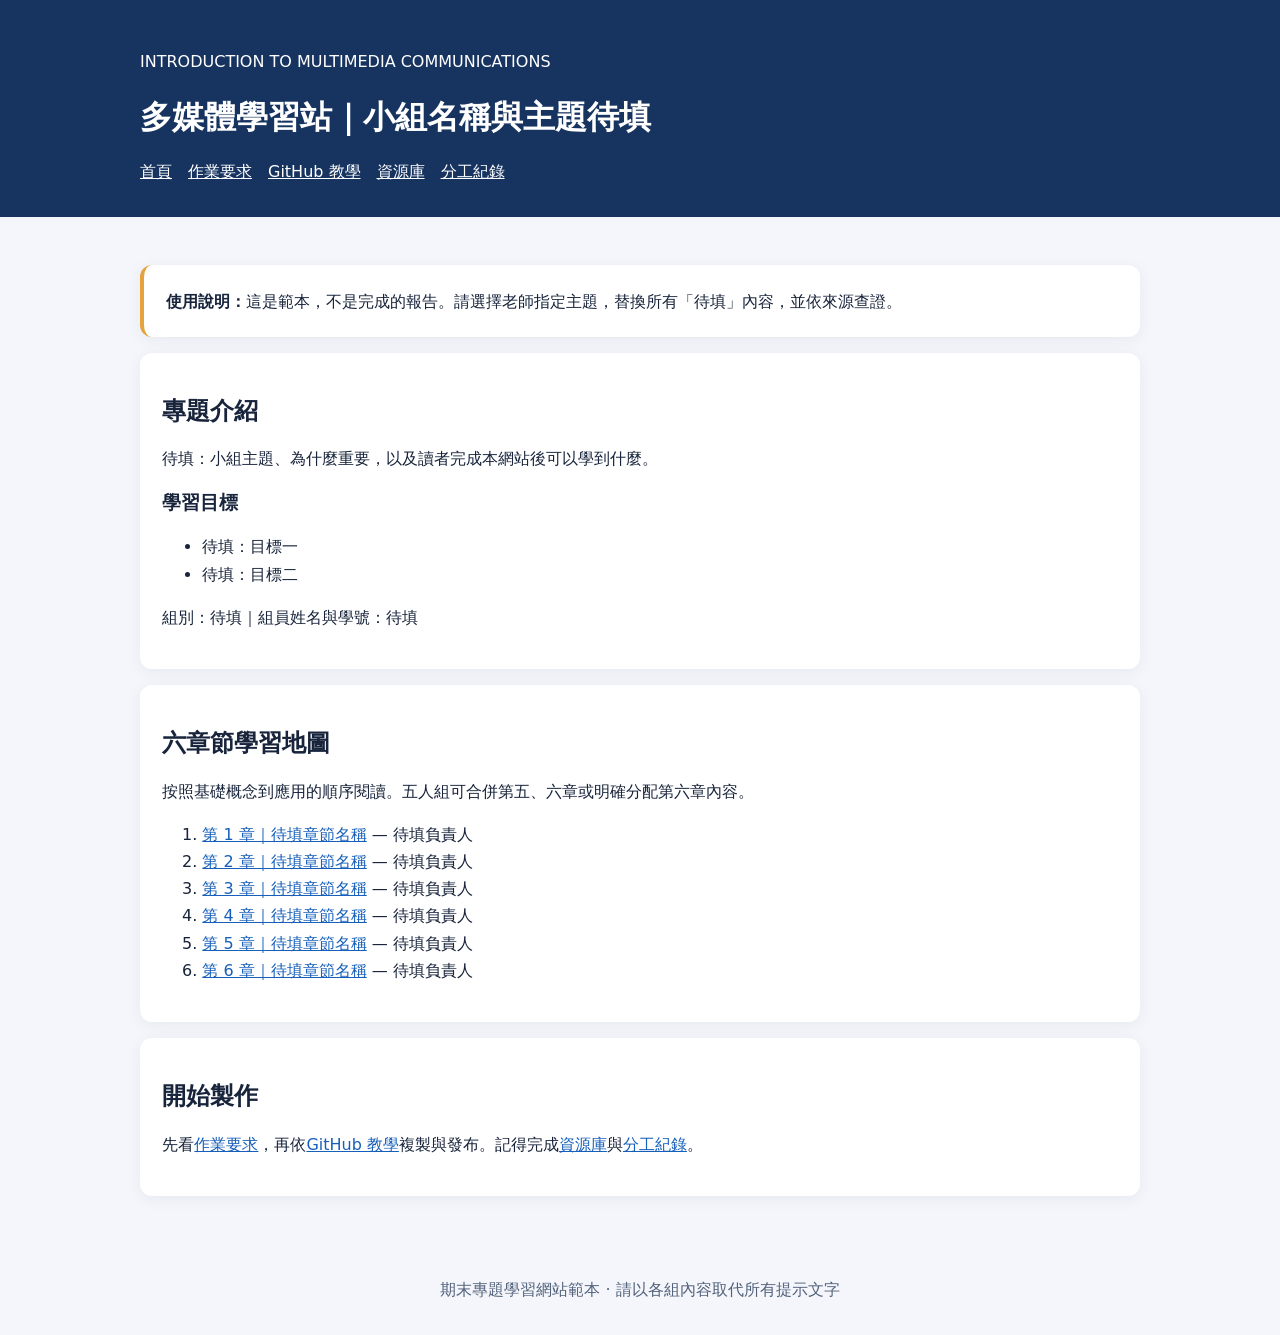
<file: index.html>
<!doctype html><html lang="zh-Hant"><head><meta charset="utf-8"><meta name="viewport" content="width=device-width,initial-scale=1"><title>多媒體學習站｜小組名稱與主題待填｜多媒體學習站</title><link rel="stylesheet" href="style.css"></head><body><header><p>INTRODUCTION TO MULTIMEDIA COMMUNICATIONS</p><h1>多媒體學習站｜小組名稱與主題待填</h1><nav><a href="index.html">首頁</a><a href="requirements.html">作業要求</a><a href="github-guide.html">GitHub 教學</a><a href="resources.html">資源庫</a><a href="contributions.html">分工紀錄</a></nav></header><main><section class="notice"><strong>使用說明：</strong>這是範本，不是完成的報告。請選擇老師指定主題，替換所有「待填」內容，並依來源查證。</section><section><h2>專題介紹</h2><p>待填：小組主題、為什麼重要，以及讀者完成本網站後可以學到什麼。</p><h3>學習目標</h3><ul><li>待填：目標一</li><li>待填：目標二</li></ul><p>組別：待填｜組員姓名與學號：待填</p></section><section><h2>六章節學習地圖</h2><p>按照基礎概念到應用的順序閱讀。五人組可合併第五、六章或明確分配第六章內容。</p><ol><li><a href="section-1.html">第 1 章｜待填章節名稱</a> — 待填負責人</li><li><a href="section-2.html">第 2 章｜待填章節名稱</a> — 待填負責人</li><li><a href="section-3.html">第 3 章｜待填章節名稱</a> — 待填負責人</li><li><a href="section-4.html">第 4 章｜待填章節名稱</a> — 待填負責人</li><li><a href="section-5.html">第 5 章｜待填章節名稱</a> — 待填負責人</li><li><a href="section-6.html">第 6 章｜待填章節名稱</a> — 待填負責人</li></ol></section><section><h2>開始製作</h2><p>先看<a href="requirements.html">作業要求</a>，再依<a href="github-guide.html">GitHub 教學</a>複製與發布。記得完成<a href="resources.html">資源庫</a>與<a href="contributions.html">分工紀錄</a>。</p></section></main><footer>期末專題學習網站範本 · 請以各組內容取代所有提示文字</footer></body></html>
</file>
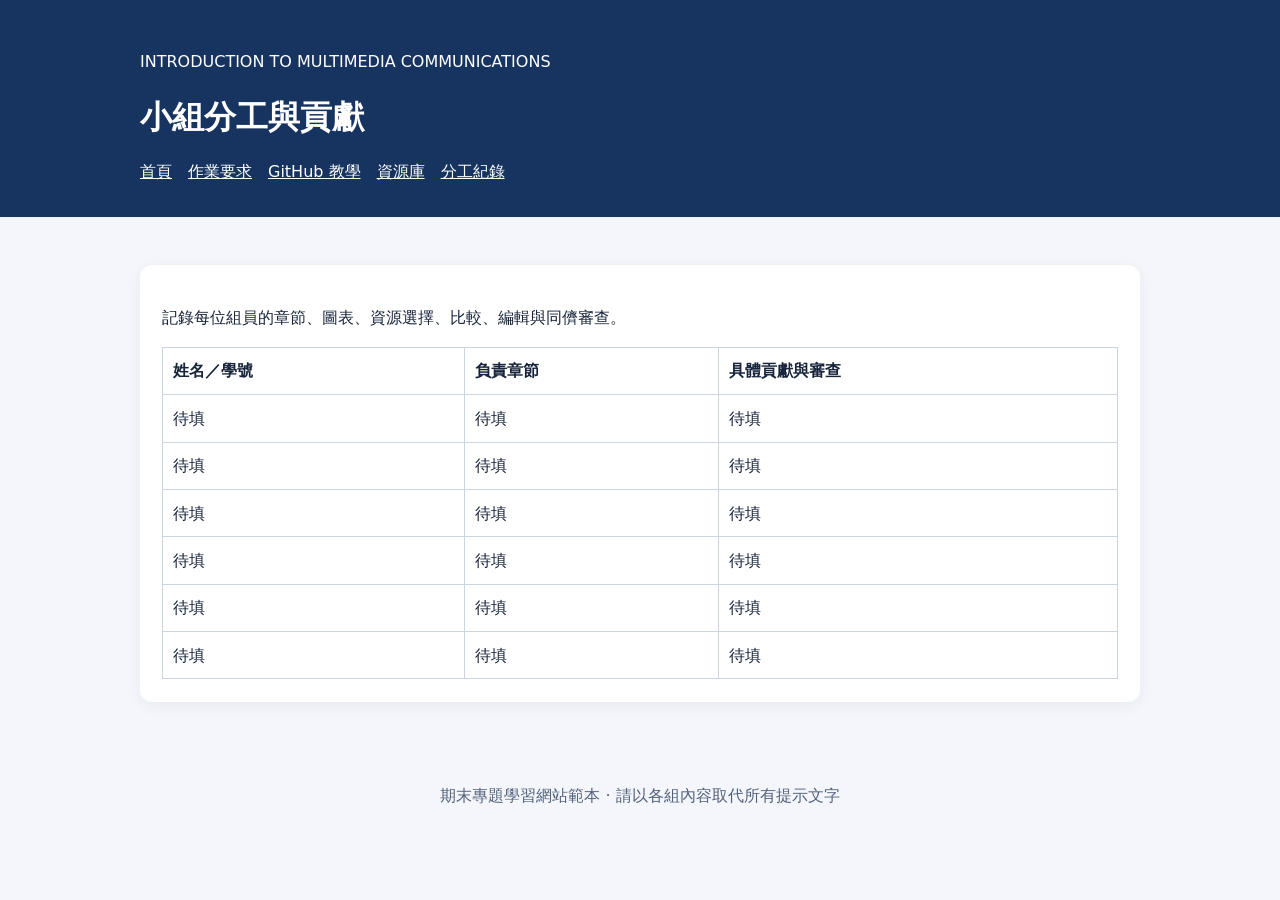
<file: contributions.html>
<!doctype html><html lang="zh-Hant"><head><meta charset="utf-8"><meta name="viewport" content="width=device-width,initial-scale=1"><title>小組分工與貢獻｜多媒體學習站</title><link rel="stylesheet" href="style.css"></head><body><header><p>INTRODUCTION TO MULTIMEDIA COMMUNICATIONS</p><h1>小組分工與貢獻</h1><nav><a href="index.html">首頁</a><a href="requirements.html">作業要求</a><a href="github-guide.html">GitHub 教學</a><a href="resources.html">資源庫</a><a href="contributions.html">分工紀錄</a></nav></header><main><section><p>記錄每位組員的章節、圖表、資源選擇、比較、編輯與同儕審查。</p><table><tr><th>姓名／學號</th><th>負責章節</th><th>具體貢獻與審查</th></tr><tr><td>待填</td><td>待填</td><td>待填</td></tr><tr><td>待填</td><td>待填</td><td>待填</td></tr><tr><td>待填</td><td>待填</td><td>待填</td></tr><tr><td>待填</td><td>待填</td><td>待填</td></tr><tr><td>待填</td><td>待填</td><td>待填</td></tr><tr><td>待填</td><td>待填</td><td>待填</td></tr></table></section></main><footer>期末專題學習網站範本 · 請以各組內容取代所有提示文字</footer></body></html>
</file>
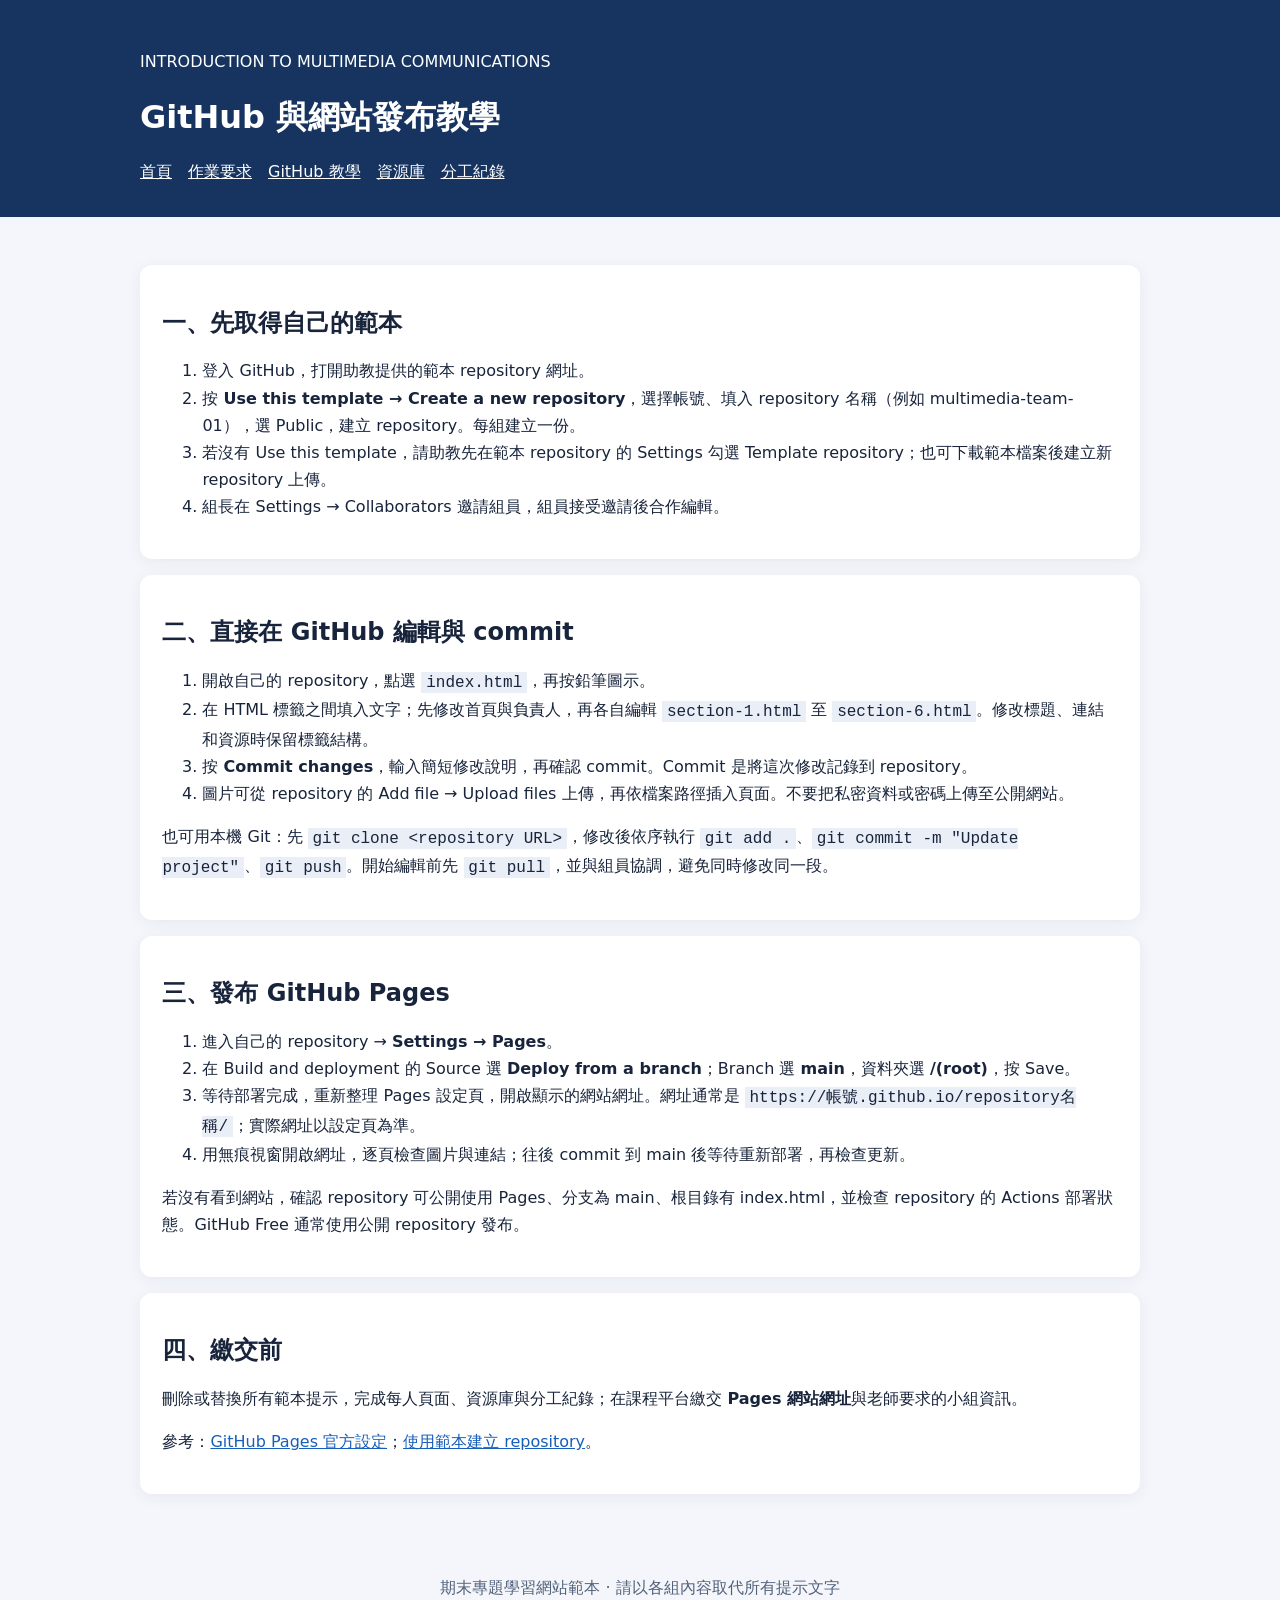
<file: github-guide.html>
<!doctype html><html lang="zh-Hant"><head><meta charset="utf-8"><meta name="viewport" content="width=device-width,initial-scale=1"><title>GitHub 與網站發布教學｜多媒體學習站</title><link rel="stylesheet" href="style.css"></head><body><header><p>INTRODUCTION TO MULTIMEDIA COMMUNICATIONS</p><h1>GitHub 與網站發布教學</h1><nav><a href="index.html">首頁</a><a href="requirements.html">作業要求</a><a href="github-guide.html">GitHub 教學</a><a href="resources.html">資源庫</a><a href="contributions.html">分工紀錄</a></nav></header><main><section><h2>一、先取得自己的範本</h2><ol><li>登入 GitHub，打開助教提供的範本 repository 網址。</li><li>按 <strong>Use this template → Create a new repository</strong>，選擇帳號、填入 repository 名稱（例如 multimedia-team-01），選 Public，建立 repository。每組建立一份。</li><li>若沒有 Use this template，請助教先在範本 repository 的 Settings 勾選 Template repository；也可下載範本檔案後建立新 repository 上傳。</li><li>組長在 Settings → Collaborators 邀請組員，組員接受邀請後合作編輯。</li></ol></section><section><h2>二、直接在 GitHub 編輯與 commit</h2><ol><li>開啟自己的 repository，點選 <code>index.html</code>，再按鉛筆圖示。</li><li>在 HTML 標籤之間填入文字；先修改首頁與負責人，再各自編輯 <code>section-1.html</code> 至 <code>section-6.html</code>。修改標題、連結和資源時保留標籤結構。</li><li>按 <strong>Commit changes</strong>，輸入簡短修改說明，再確認 commit。Commit 是將這次修改記錄到 repository。</li><li>圖片可從 repository 的 Add file → Upload files 上傳，再依檔案路徑插入頁面。不要把私密資料或密碼上傳至公開網站。</li></ol><p>也可用本機 Git：先 <code>git clone &lt;repository URL&gt;</code>，修改後依序執行 <code>git add .</code>、<code>git commit -m "Update project"</code>、<code>git push</code>。開始編輯前先 <code>git pull</code>，並與組員協調，避免同時修改同一段。</p></section><section><h2>三、發布 GitHub Pages</h2><ol><li>進入自己的 repository → <strong>Settings → Pages</strong>。</li><li>在 Build and deployment 的 Source 選 <strong>Deploy from a branch</strong>；Branch 選 <strong>main</strong>，資料夾選 <strong>/(root)</strong>，按 Save。</li><li>等待部署完成，重新整理 Pages 設定頁，開啟顯示的網站網址。網址通常是 <code>https://帳號.github.io/repository名稱/</code>；實際網址以設定頁為準。</li><li>用無痕視窗開啟網址，逐頁檢查圖片與連結；往後 commit 到 main 後等待重新部署，再檢查更新。</li></ol><p>若沒有看到網站，確認 repository 可公開使用 Pages、分支為 main、根目錄有 index.html，並檢查 repository 的 Actions 部署狀態。GitHub Free 通常使用公開 repository 發布。</p></section><section><h2>四、繳交前</h2><p>刪除或替換所有範本提示，完成每人頁面、資源庫與分工紀錄；在課程平台繳交 <strong>Pages 網站網址</strong>與老師要求的小組資訊。</p><p>參考：<a href="https://docs.github.com/en/pages/getting-started-with-github-pages/configuring-a-publishing-source-for-your-github-pages-site">GitHub Pages 官方設定</a>；<a href="https://docs.github.com/en/repositories/creating-and-managing-repositories/creating-a-repository-from-a-template">使用範本建立 repository</a>。</p></section></main><footer>期末專題學習網站範本 · 請以各組內容取代所有提示文字</footer></body></html>
</file>
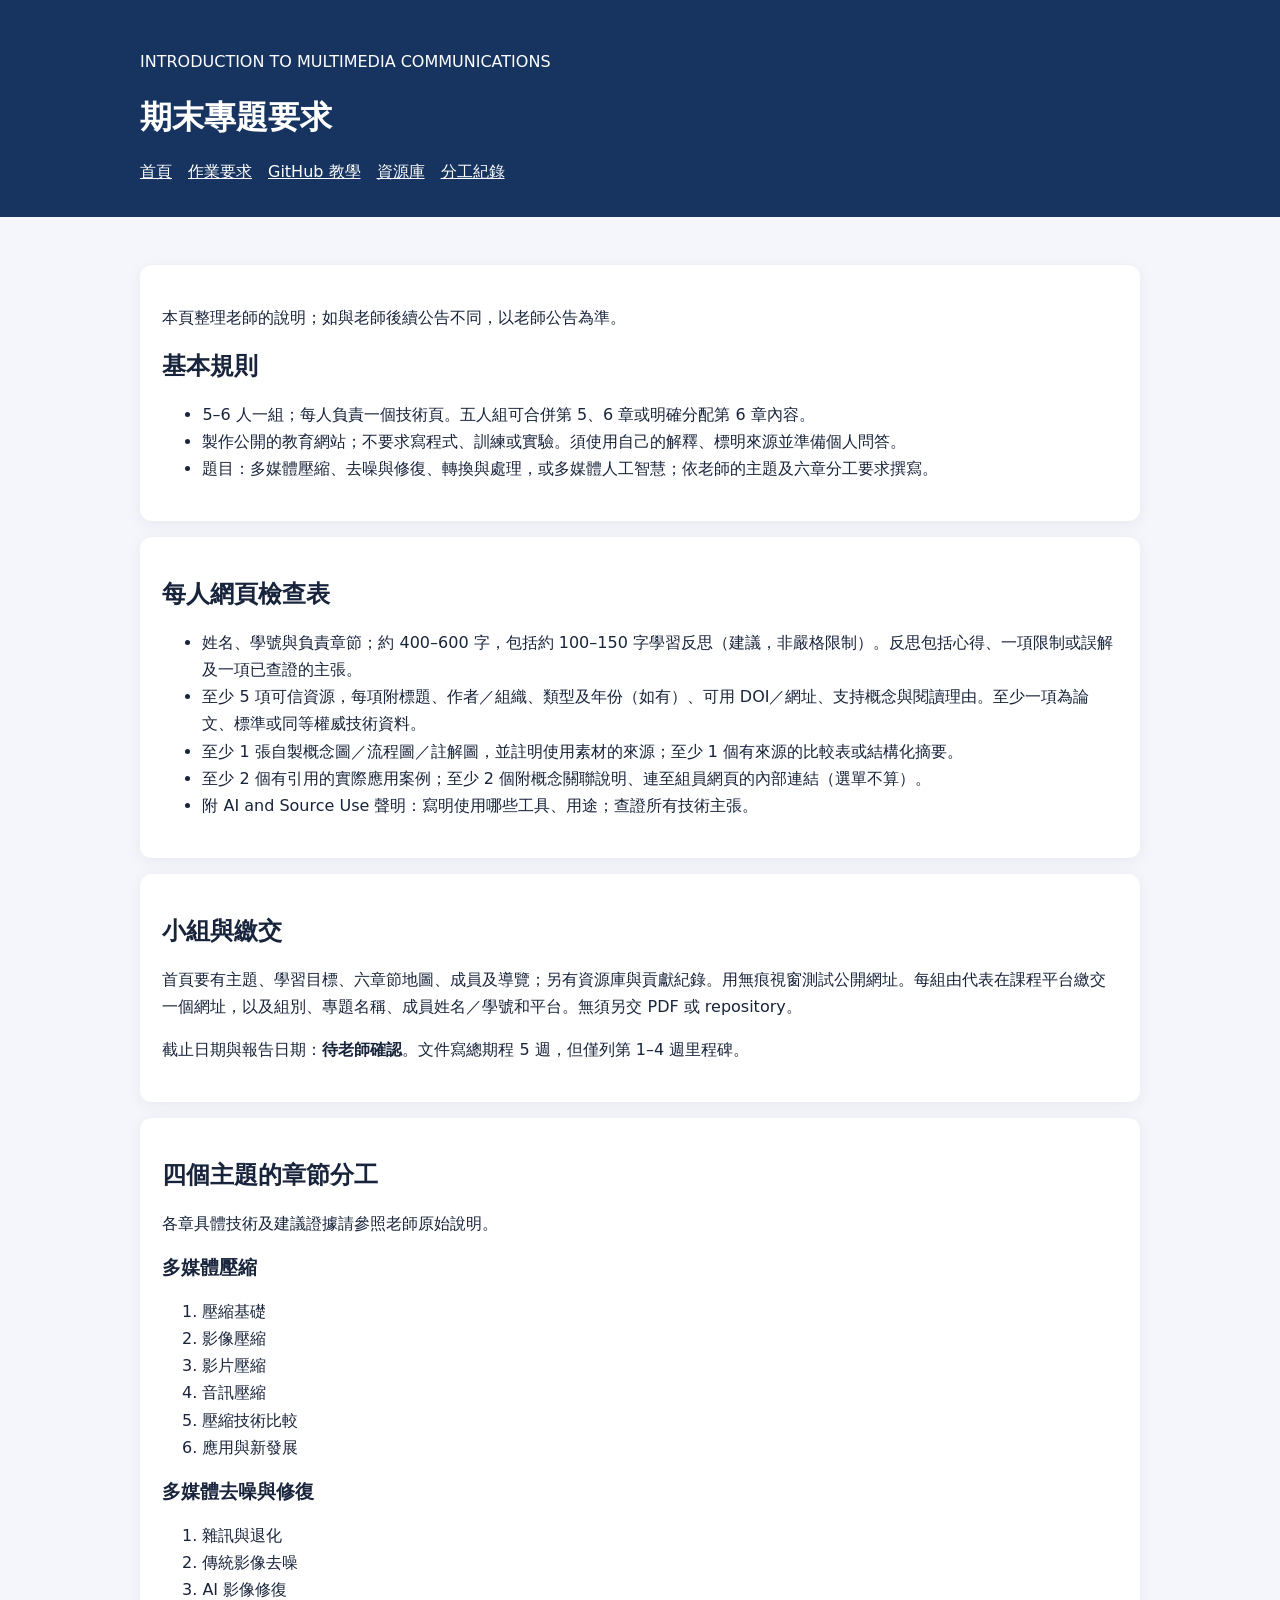
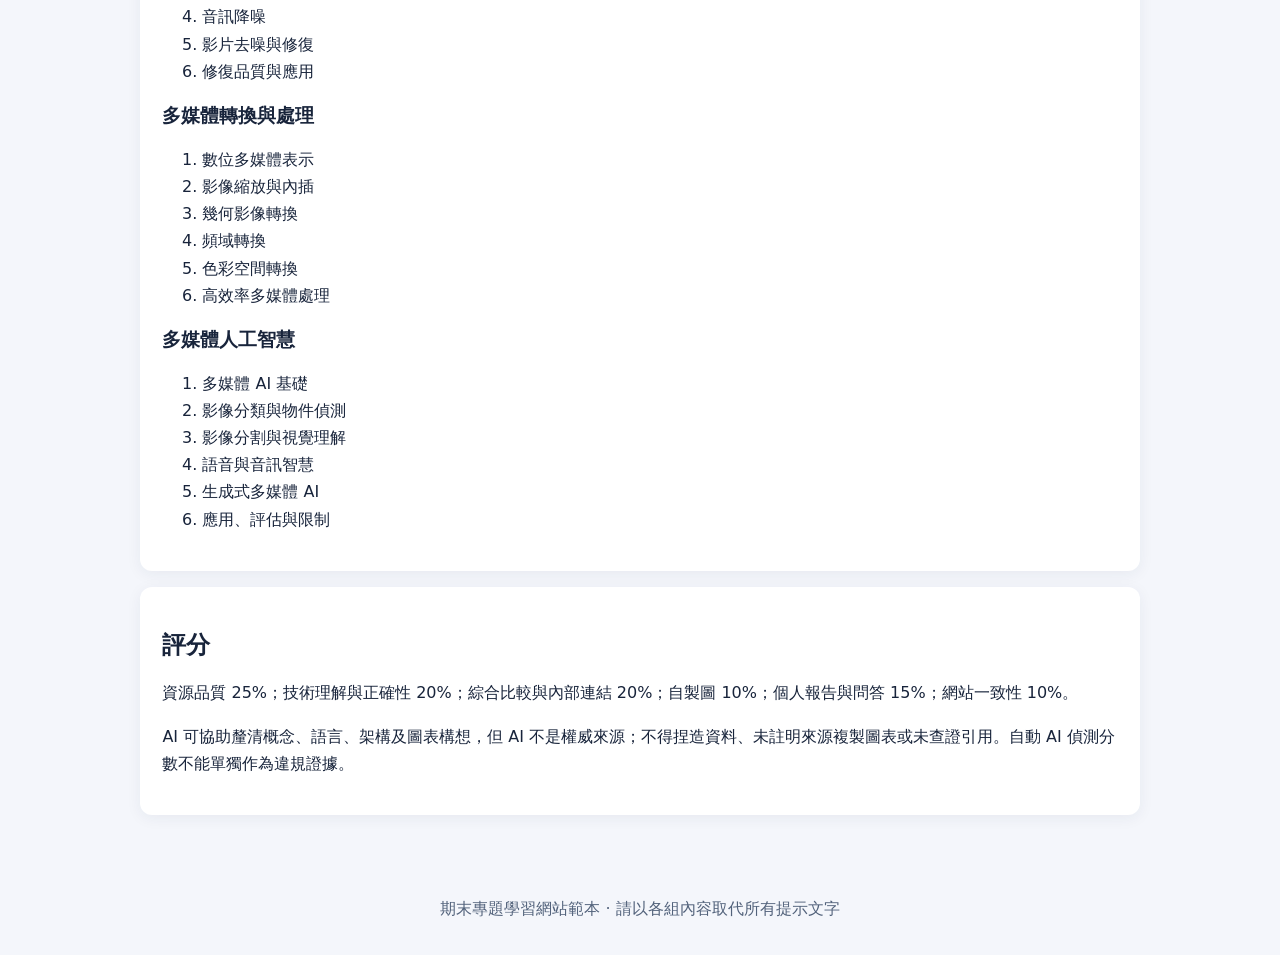
<file: requirements.html>
<!doctype html><html lang="zh-Hant"><head><meta charset="utf-8"><meta name="viewport" content="width=device-width,initial-scale=1"><title>期末專題要求｜多媒體學習站</title><link rel="stylesheet" href="style.css"></head><body><header><p>INTRODUCTION TO MULTIMEDIA COMMUNICATIONS</p><h1>期末專題要求</h1><nav><a href="index.html">首頁</a><a href="requirements.html">作業要求</a><a href="github-guide.html">GitHub 教學</a><a href="resources.html">資源庫</a><a href="contributions.html">分工紀錄</a></nav></header><main><section><p>本頁整理老師的說明；如與老師後續公告不同，以老師公告為準。</p><h2>基本規則</h2><ul><li>5–6 人一組；每人負責一個技術頁。五人組可合併第 5、6 章或明確分配第 6 章內容。</li><li>製作公開的教育網站；不要求寫程式、訓練或實驗。須使用自己的解釋、標明來源並準備個人問答。</li><li>題目：多媒體壓縮、去噪與修復、轉換與處理，或多媒體人工智慧；依老師的主題及六章分工要求撰寫。</li></ul></section><section><h2>每人網頁檢查表</h2><ul><li>姓名、學號與負責章節；約 400–600 字，包括約 100–150 字學習反思（建議，非嚴格限制）。反思包括心得、一項限制或誤解及一項已查證的主張。</li><li>至少 5 項可信資源，每項附標題、作者／組織、類型及年份（如有）、可用 DOI／網址、支持概念與閱讀理由。至少一項為論文、標準或同等權威技術資料。</li><li>至少 1 張自製概念圖／流程圖／註解圖，並註明使用素材的來源；至少 1 個有來源的比較表或結構化摘要。</li><li>至少 2 個有引用的實際應用案例；至少 2 個附概念關聯說明、連至組員網頁的內部連結（選單不算）。</li><li>附 AI and Source Use 聲明：寫明使用哪些工具、用途；查證所有技術主張。</li></ul></section><section><h2>小組與繳交</h2><p>首頁要有主題、學習目標、六章節地圖、成員及導覽；另有資源庫與貢獻紀錄。用無痕視窗測試公開網址。每組由代表在課程平台繳交一個網址，以及組別、專題名稱、成員姓名／學號和平台。無須另交 PDF 或 repository。</p><p>截止日期與報告日期：<strong>待老師確認</strong>。文件寫總期程 5 週，但僅列第 1–4 週里程碑。</p></section><section><h2>四個主題的章節分工</h2><p>各章具體技術及建議證據請參照老師原始說明。</p><h3>多媒體壓縮</h3><ol><li>壓縮基礎</li><li>影像壓縮</li><li>影片壓縮</li><li>音訊壓縮</li><li>壓縮技術比較</li><li>應用與新發展</li></ol><h3>多媒體去噪與修復</h3><ol><li>雜訊與退化</li><li>傳統影像去噪</li><li>AI 影像修復</li><li>音訊降噪</li><li>影片去噪與修復</li><li>修復品質與應用</li></ol><h3>多媒體轉換與處理</h3><ol><li>數位多媒體表示</li><li>影像縮放與內插</li><li>幾何影像轉換</li><li>頻域轉換</li><li>色彩空間轉換</li><li>高效率多媒體處理</li></ol><h3>多媒體人工智慧</h3><ol><li>多媒體 AI 基礎</li><li>影像分類與物件偵測</li><li>影像分割與視覺理解</li><li>語音與音訊智慧</li><li>生成式多媒體 AI</li><li>應用、評估與限制</li></ol></section><section><h2>評分</h2><p>資源品質 25%；技術理解與正確性 20%；綜合比較與內部連結 20%；自製圖 10%；個人報告與問答 15%；網站一致性 10%。</p><p>AI 可協助釐清概念、語言、架構及圖表構想，但 AI 不是權威來源；不得捏造資料、未註明來源複製圖表或未查證引用。自動 AI 偵測分數不能單獨作為違規證據。</p></section></main><footer>期末專題學習網站範本 · 請以各組內容取代所有提示文字</footer></body></html>
</file>
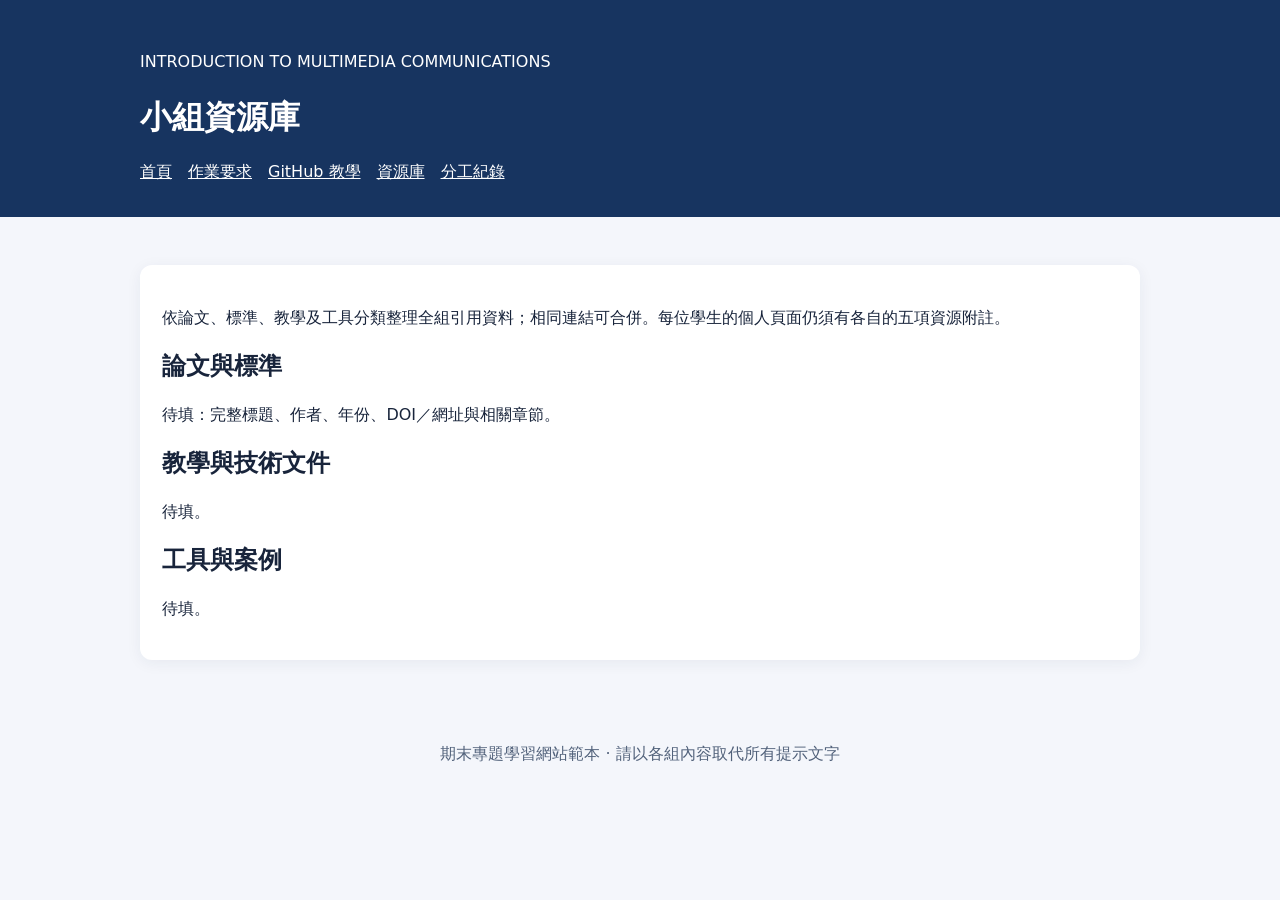
<file: resources.html>
<!doctype html><html lang="zh-Hant"><head><meta charset="utf-8"><meta name="viewport" content="width=device-width,initial-scale=1"><title>小組資源庫｜多媒體學習站</title><link rel="stylesheet" href="style.css"></head><body><header><p>INTRODUCTION TO MULTIMEDIA COMMUNICATIONS</p><h1>小組資源庫</h1><nav><a href="index.html">首頁</a><a href="requirements.html">作業要求</a><a href="github-guide.html">GitHub 教學</a><a href="resources.html">資源庫</a><a href="contributions.html">分工紀錄</a></nav></header><main><section><p>依論文、標準、教學及工具分類整理全組引用資料；相同連結可合併。每位學生的個人頁面仍須有各自的五項資源附註。</p><h2>論文與標準</h2><p>待填：完整標題、作者、年份、DOI／網址與相關章節。</p><h2>教學與技術文件</h2><p>待填。</p><h2>工具與案例</h2><p>待填。</p></section></main><footer>期末專題學習網站範本 · 請以各組內容取代所有提示文字</footer></body></html>
</file>
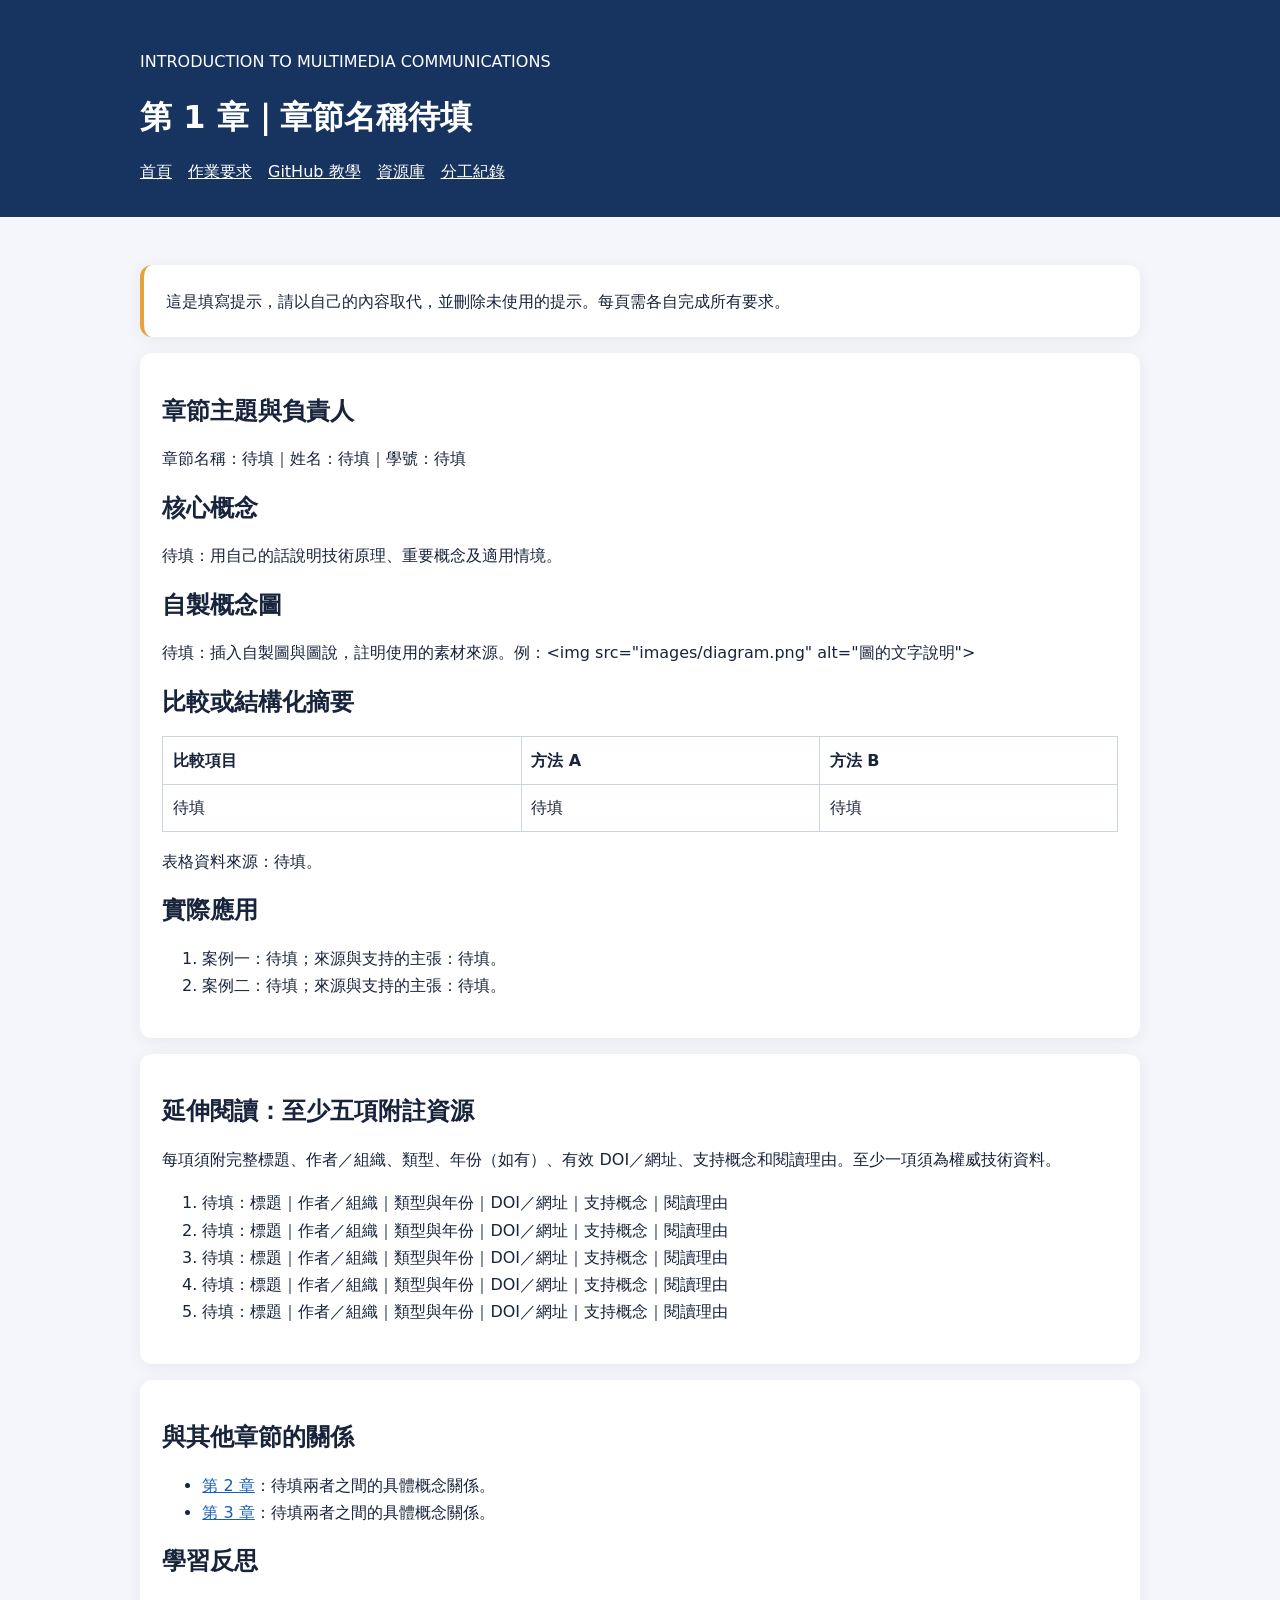
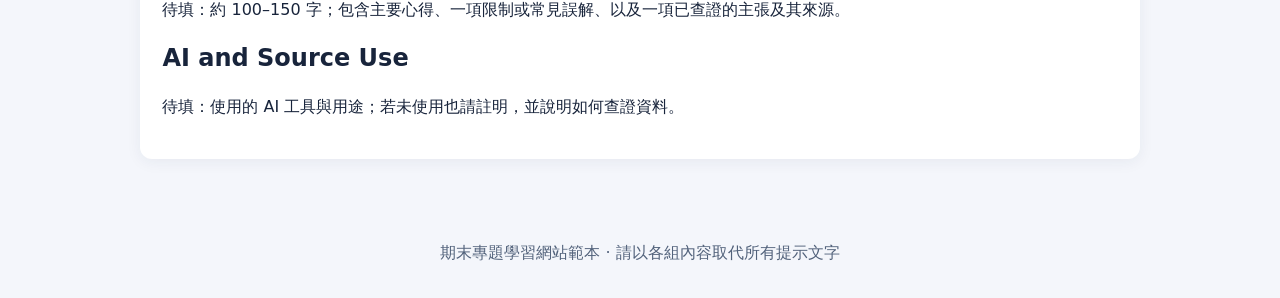
<file: section-1.html>
<!doctype html><html lang="zh-Hant"><head><meta charset="utf-8"><meta name="viewport" content="width=device-width,initial-scale=1"><title>第 1 章｜章節名稱待填｜多媒體學習站</title><link rel="stylesheet" href="style.css"></head><body><header><p>INTRODUCTION TO MULTIMEDIA COMMUNICATIONS</p><h1>第 1 章｜章節名稱待填</h1><nav><a href="index.html">首頁</a><a href="requirements.html">作業要求</a><a href="github-guide.html">GitHub 教學</a><a href="resources.html">資源庫</a><a href="contributions.html">分工紀錄</a></nav></header><main><section class="notice">這是填寫提示，請以自己的內容取代，並刪除未使用的提示。每頁需各自完成所有要求。</section><section><h2>章節主題與負責人</h2><p>章節名稱：待填｜姓名：待填｜學號：待填</p><h2>核心概念</h2><p>待填：用自己的話說明技術原理、重要概念及適用情境。</p><h2>自製概念圖</h2><p>待填：插入自製圖與圖說，註明使用的素材來源。例：&lt;img src="images/diagram.png" alt="圖的文字說明"&gt;</p><h2>比較或結構化摘要</h2><table><tr><th>比較項目</th><th>方法 A</th><th>方法 B</th></tr><tr><td>待填</td><td>待填</td><td>待填</td></tr></table><p>表格資料來源：待填。</p><h2>實際應用</h2><ol><li>案例一：待填；來源與支持的主張：待填。</li><li>案例二：待填；來源與支持的主張：待填。</li></ol></section><section><h2>延伸閱讀：至少五項附註資源</h2><p>每項須附完整標題、作者／組織、類型、年份（如有）、有效 DOI／網址、支持概念和閱讀理由。至少一項須為權威技術資料。</p><ol><li>待填：標題｜作者／組織｜類型與年份｜DOI／網址｜支持概念｜閱讀理由</li><li>待填：標題｜作者／組織｜類型與年份｜DOI／網址｜支持概念｜閱讀理由</li><li>待填：標題｜作者／組織｜類型與年份｜DOI／網址｜支持概念｜閱讀理由</li><li>待填：標題｜作者／組織｜類型與年份｜DOI／網址｜支持概念｜閱讀理由</li><li>待填：標題｜作者／組織｜類型與年份｜DOI／網址｜支持概念｜閱讀理由</li></ol></section><section><h2>與其他章節的關係</h2><ul><li><a href="section-2.html">第 2 章</a>：待填兩者之間的具體概念關係。</li><li><a href="section-3.html">第 3 章</a>：待填兩者之間的具體概念關係。</li></ul><h2>學習反思</h2><p>待填：約 100–150 字；包含主要心得、一項限制或常見誤解、以及一項已查證的主張及其來源。</p><h2>AI and Source Use</h2><p>待填：使用的 AI 工具與用途；若未使用也請註明，並說明如何查證資料。</p></section></main><footer>期末專題學習網站範本 · 請以各組內容取代所有提示文字</footer></body></html>
</file>
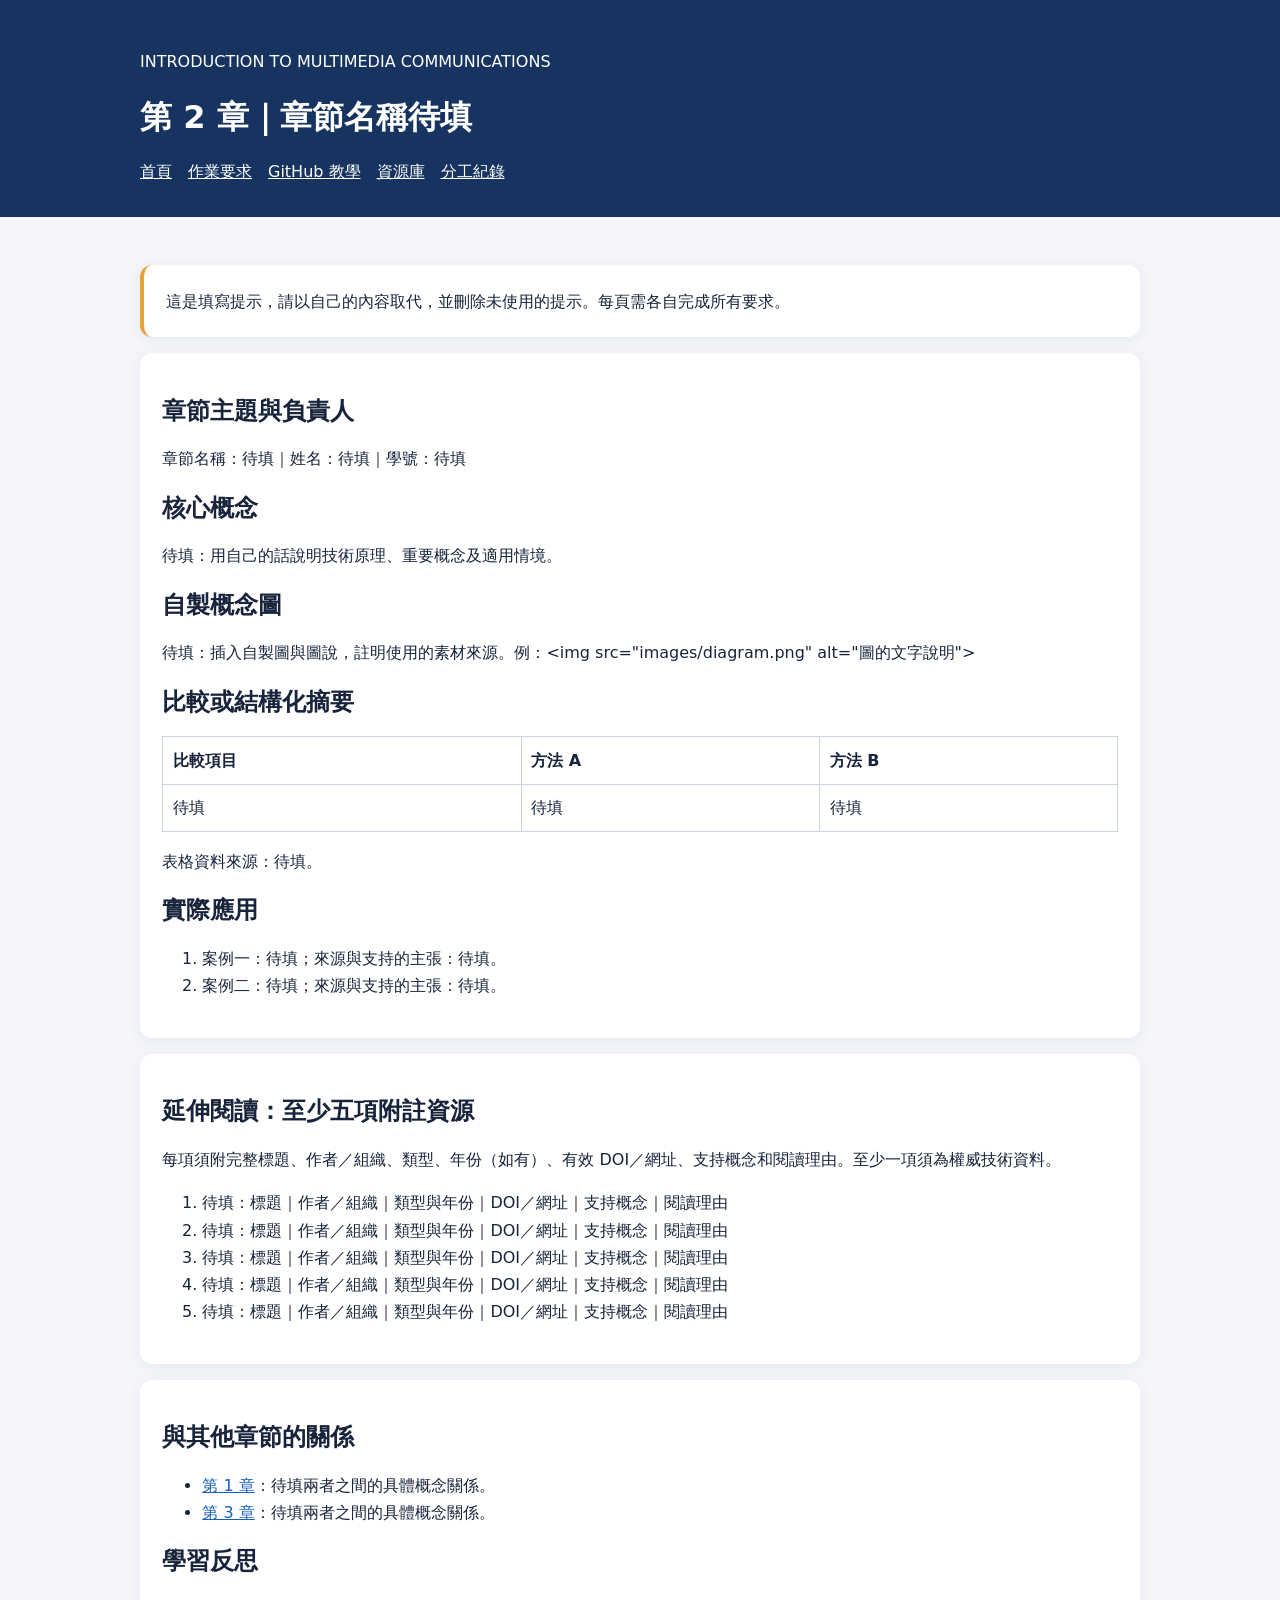
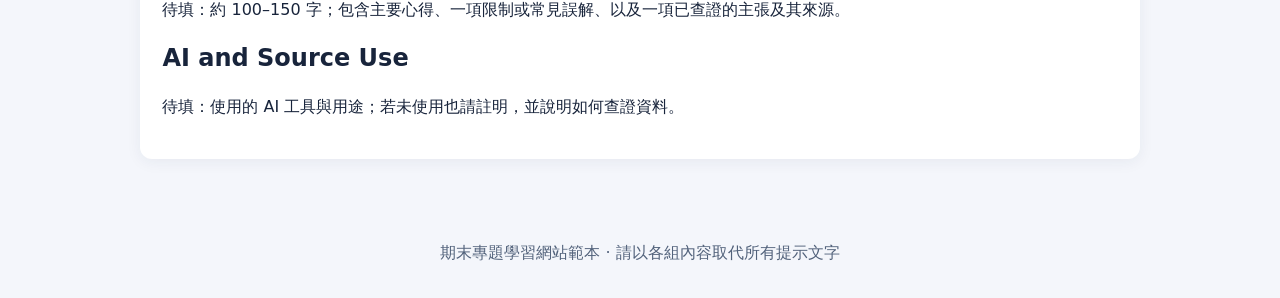
<file: section-2.html>
<!doctype html><html lang="zh-Hant"><head><meta charset="utf-8"><meta name="viewport" content="width=device-width,initial-scale=1"><title>第 2 章｜章節名稱待填｜多媒體學習站</title><link rel="stylesheet" href="style.css"></head><body><header><p>INTRODUCTION TO MULTIMEDIA COMMUNICATIONS</p><h1>第 2 章｜章節名稱待填</h1><nav><a href="index.html">首頁</a><a href="requirements.html">作業要求</a><a href="github-guide.html">GitHub 教學</a><a href="resources.html">資源庫</a><a href="contributions.html">分工紀錄</a></nav></header><main><section class="notice">這是填寫提示，請以自己的內容取代，並刪除未使用的提示。每頁需各自完成所有要求。</section><section><h2>章節主題與負責人</h2><p>章節名稱：待填｜姓名：待填｜學號：待填</p><h2>核心概念</h2><p>待填：用自己的話說明技術原理、重要概念及適用情境。</p><h2>自製概念圖</h2><p>待填：插入自製圖與圖說，註明使用的素材來源。例：&lt;img src="images/diagram.png" alt="圖的文字說明"&gt;</p><h2>比較或結構化摘要</h2><table><tr><th>比較項目</th><th>方法 A</th><th>方法 B</th></tr><tr><td>待填</td><td>待填</td><td>待填</td></tr></table><p>表格資料來源：待填。</p><h2>實際應用</h2><ol><li>案例一：待填；來源與支持的主張：待填。</li><li>案例二：待填；來源與支持的主張：待填。</li></ol></section><section><h2>延伸閱讀：至少五項附註資源</h2><p>每項須附完整標題、作者／組織、類型、年份（如有）、有效 DOI／網址、支持概念和閱讀理由。至少一項須為權威技術資料。</p><ol><li>待填：標題｜作者／組織｜類型與年份｜DOI／網址｜支持概念｜閱讀理由</li><li>待填：標題｜作者／組織｜類型與年份｜DOI／網址｜支持概念｜閱讀理由</li><li>待填：標題｜作者／組織｜類型與年份｜DOI／網址｜支持概念｜閱讀理由</li><li>待填：標題｜作者／組織｜類型與年份｜DOI／網址｜支持概念｜閱讀理由</li><li>待填：標題｜作者／組織｜類型與年份｜DOI／網址｜支持概念｜閱讀理由</li></ol></section><section><h2>與其他章節的關係</h2><ul><li><a href="section-1.html">第 1 章</a>：待填兩者之間的具體概念關係。</li><li><a href="section-3.html">第 3 章</a>：待填兩者之間的具體概念關係。</li></ul><h2>學習反思</h2><p>待填：約 100–150 字；包含主要心得、一項限制或常見誤解、以及一項已查證的主張及其來源。</p><h2>AI and Source Use</h2><p>待填：使用的 AI 工具與用途；若未使用也請註明，並說明如何查證資料。</p></section></main><footer>期末專題學習網站範本 · 請以各組內容取代所有提示文字</footer></body></html>
</file>
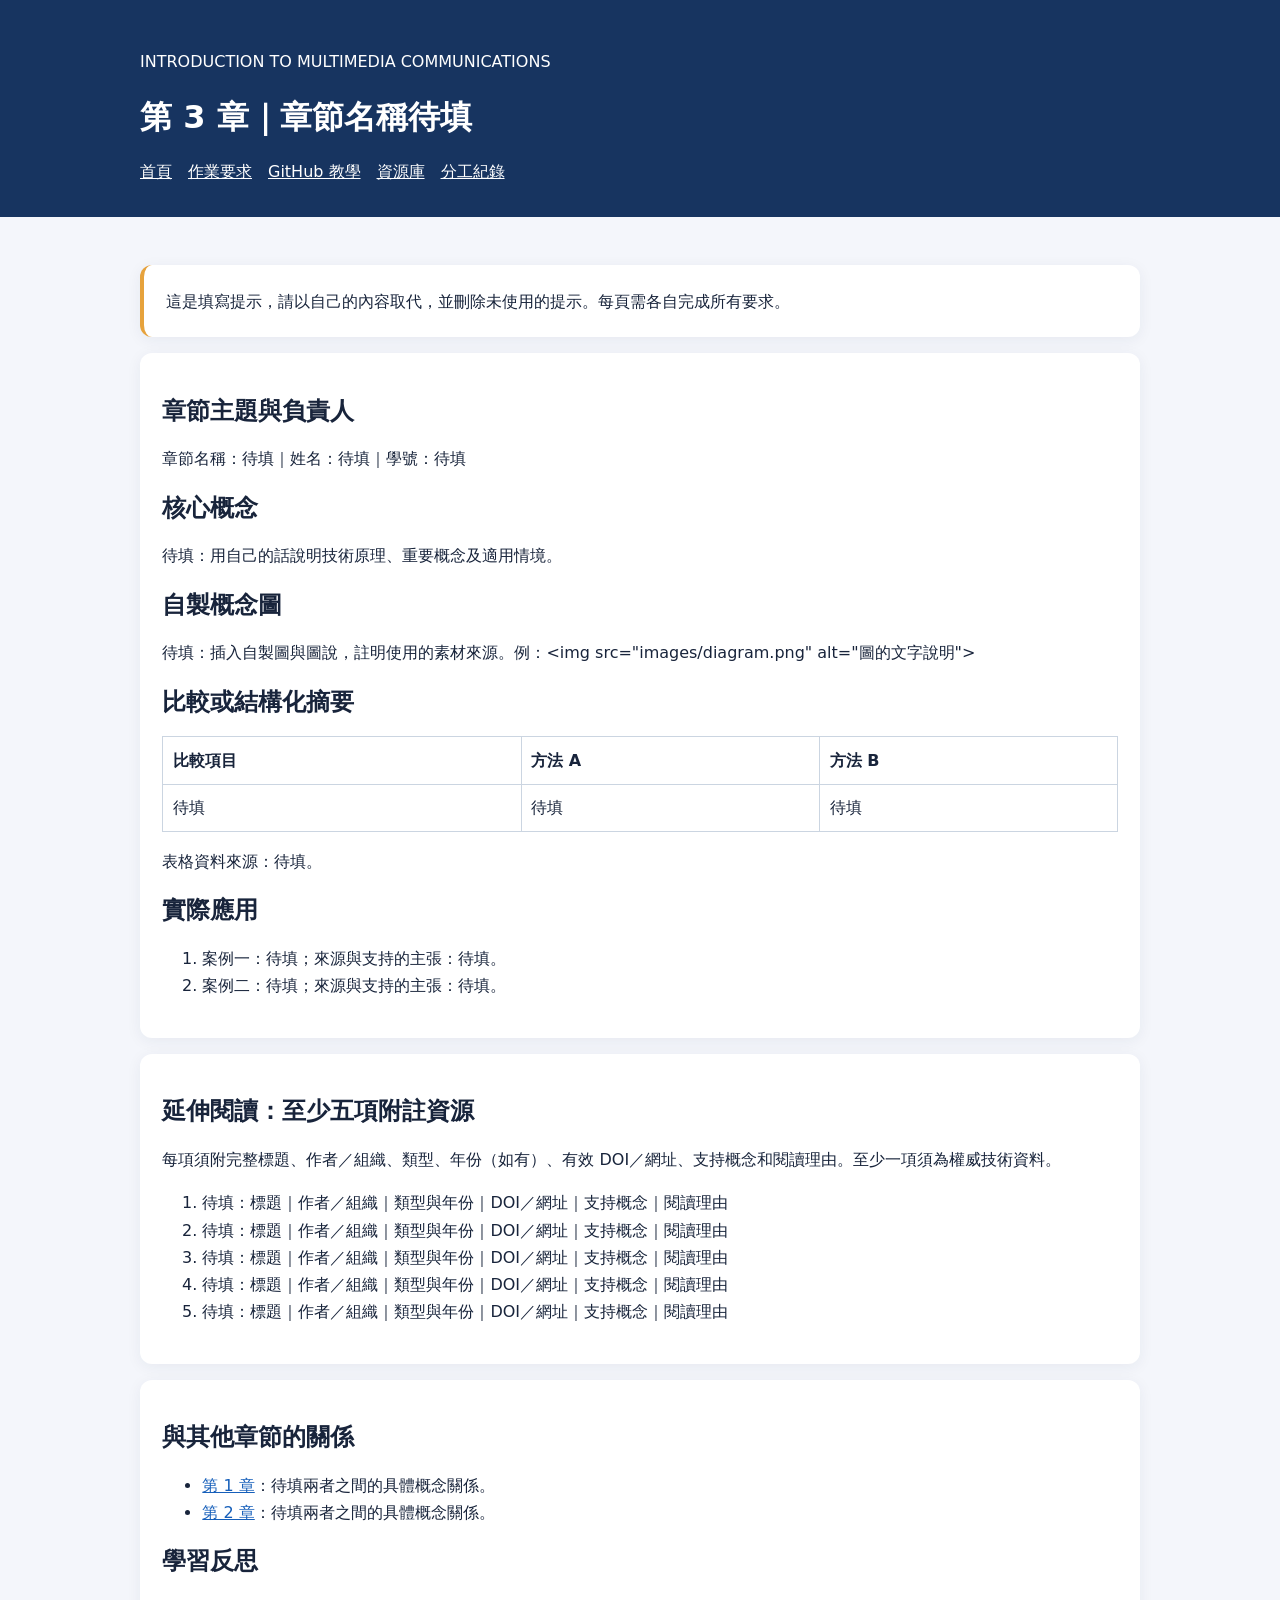
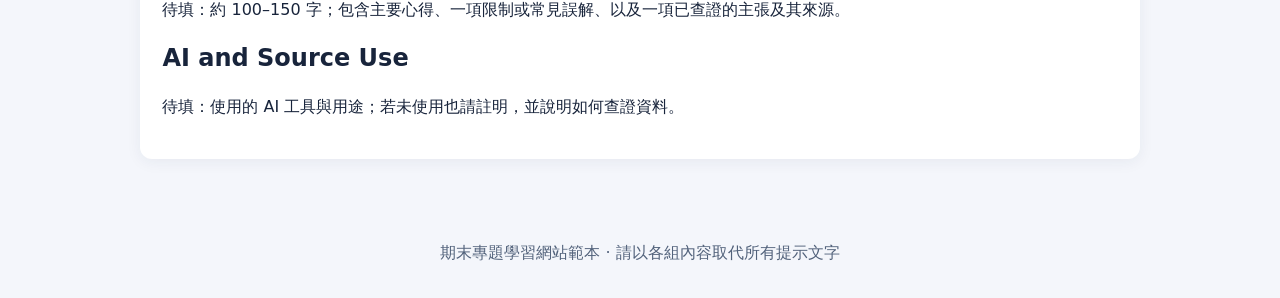
<file: section-3.html>
<!doctype html><html lang="zh-Hant"><head><meta charset="utf-8"><meta name="viewport" content="width=device-width,initial-scale=1"><title>第 3 章｜章節名稱待填｜多媒體學習站</title><link rel="stylesheet" href="style.css"></head><body><header><p>INTRODUCTION TO MULTIMEDIA COMMUNICATIONS</p><h1>第 3 章｜章節名稱待填</h1><nav><a href="index.html">首頁</a><a href="requirements.html">作業要求</a><a href="github-guide.html">GitHub 教學</a><a href="resources.html">資源庫</a><a href="contributions.html">分工紀錄</a></nav></header><main><section class="notice">這是填寫提示，請以自己的內容取代，並刪除未使用的提示。每頁需各自完成所有要求。</section><section><h2>章節主題與負責人</h2><p>章節名稱：待填｜姓名：待填｜學號：待填</p><h2>核心概念</h2><p>待填：用自己的話說明技術原理、重要概念及適用情境。</p><h2>自製概念圖</h2><p>待填：插入自製圖與圖說，註明使用的素材來源。例：&lt;img src="images/diagram.png" alt="圖的文字說明"&gt;</p><h2>比較或結構化摘要</h2><table><tr><th>比較項目</th><th>方法 A</th><th>方法 B</th></tr><tr><td>待填</td><td>待填</td><td>待填</td></tr></table><p>表格資料來源：待填。</p><h2>實際應用</h2><ol><li>案例一：待填；來源與支持的主張：待填。</li><li>案例二：待填；來源與支持的主張：待填。</li></ol></section><section><h2>延伸閱讀：至少五項附註資源</h2><p>每項須附完整標題、作者／組織、類型、年份（如有）、有效 DOI／網址、支持概念和閱讀理由。至少一項須為權威技術資料。</p><ol><li>待填：標題｜作者／組織｜類型與年份｜DOI／網址｜支持概念｜閱讀理由</li><li>待填：標題｜作者／組織｜類型與年份｜DOI／網址｜支持概念｜閱讀理由</li><li>待填：標題｜作者／組織｜類型與年份｜DOI／網址｜支持概念｜閱讀理由</li><li>待填：標題｜作者／組織｜類型與年份｜DOI／網址｜支持概念｜閱讀理由</li><li>待填：標題｜作者／組織｜類型與年份｜DOI／網址｜支持概念｜閱讀理由</li></ol></section><section><h2>與其他章節的關係</h2><ul><li><a href="section-1.html">第 1 章</a>：待填兩者之間的具體概念關係。</li><li><a href="section-2.html">第 2 章</a>：待填兩者之間的具體概念關係。</li></ul><h2>學習反思</h2><p>待填：約 100–150 字；包含主要心得、一項限制或常見誤解、以及一項已查證的主張及其來源。</p><h2>AI and Source Use</h2><p>待填：使用的 AI 工具與用途；若未使用也請註明，並說明如何查證資料。</p></section></main><footer>期末專題學習網站範本 · 請以各組內容取代所有提示文字</footer></body></html>
</file>
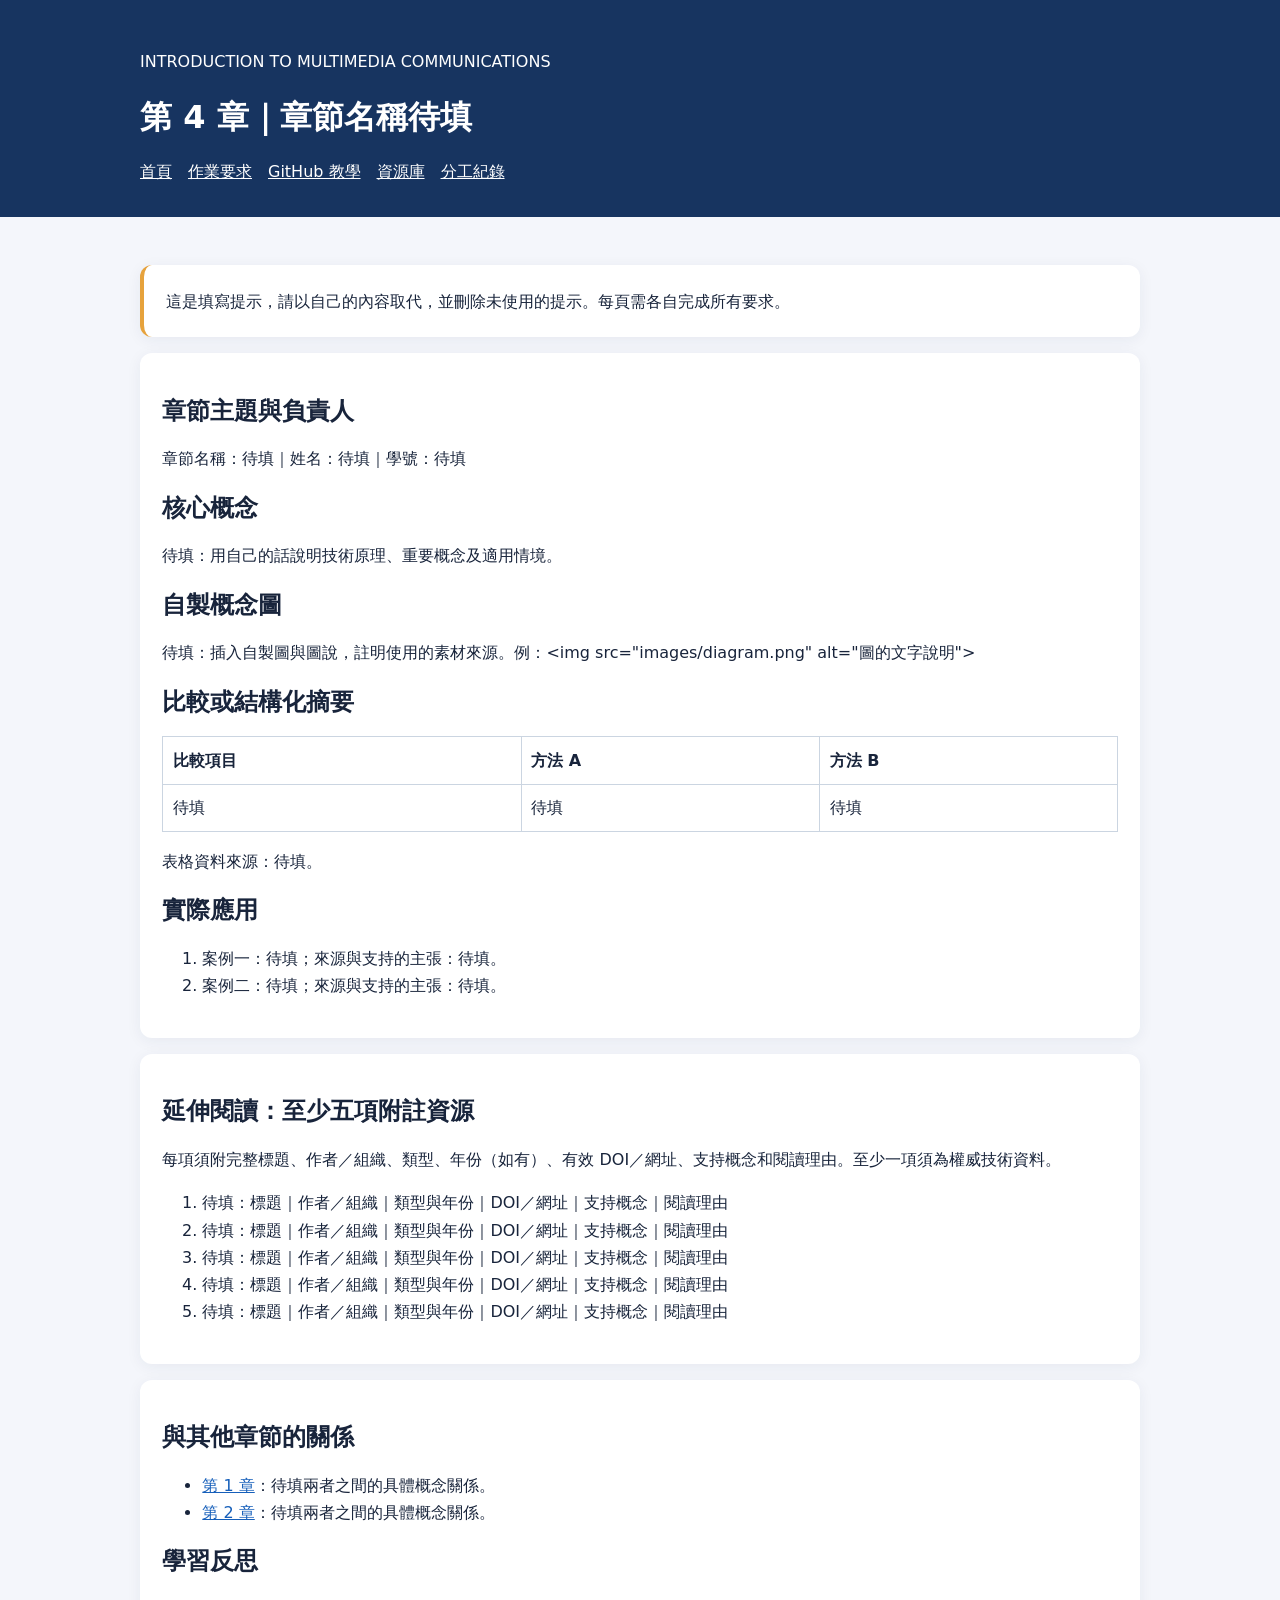
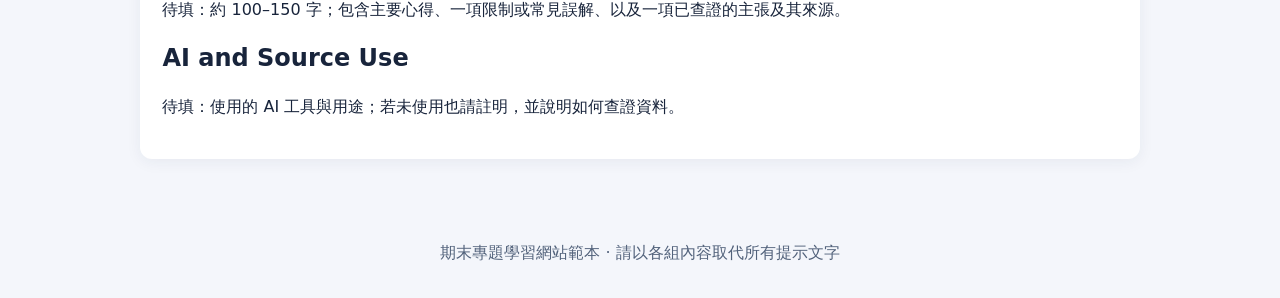
<file: section-4.html>
<!doctype html><html lang="zh-Hant"><head><meta charset="utf-8"><meta name="viewport" content="width=device-width,initial-scale=1"><title>第 4 章｜章節名稱待填｜多媒體學習站</title><link rel="stylesheet" href="style.css"></head><body><header><p>INTRODUCTION TO MULTIMEDIA COMMUNICATIONS</p><h1>第 4 章｜章節名稱待填</h1><nav><a href="index.html">首頁</a><a href="requirements.html">作業要求</a><a href="github-guide.html">GitHub 教學</a><a href="resources.html">資源庫</a><a href="contributions.html">分工紀錄</a></nav></header><main><section class="notice">這是填寫提示，請以自己的內容取代，並刪除未使用的提示。每頁需各自完成所有要求。</section><section><h2>章節主題與負責人</h2><p>章節名稱：待填｜姓名：待填｜學號：待填</p><h2>核心概念</h2><p>待填：用自己的話說明技術原理、重要概念及適用情境。</p><h2>自製概念圖</h2><p>待填：插入自製圖與圖說，註明使用的素材來源。例：&lt;img src="images/diagram.png" alt="圖的文字說明"&gt;</p><h2>比較或結構化摘要</h2><table><tr><th>比較項目</th><th>方法 A</th><th>方法 B</th></tr><tr><td>待填</td><td>待填</td><td>待填</td></tr></table><p>表格資料來源：待填。</p><h2>實際應用</h2><ol><li>案例一：待填；來源與支持的主張：待填。</li><li>案例二：待填；來源與支持的主張：待填。</li></ol></section><section><h2>延伸閱讀：至少五項附註資源</h2><p>每項須附完整標題、作者／組織、類型、年份（如有）、有效 DOI／網址、支持概念和閱讀理由。至少一項須為權威技術資料。</p><ol><li>待填：標題｜作者／組織｜類型與年份｜DOI／網址｜支持概念｜閱讀理由</li><li>待填：標題｜作者／組織｜類型與年份｜DOI／網址｜支持概念｜閱讀理由</li><li>待填：標題｜作者／組織｜類型與年份｜DOI／網址｜支持概念｜閱讀理由</li><li>待填：標題｜作者／組織｜類型與年份｜DOI／網址｜支持概念｜閱讀理由</li><li>待填：標題｜作者／組織｜類型與年份｜DOI／網址｜支持概念｜閱讀理由</li></ol></section><section><h2>與其他章節的關係</h2><ul><li><a href="section-1.html">第 1 章</a>：待填兩者之間的具體概念關係。</li><li><a href="section-2.html">第 2 章</a>：待填兩者之間的具體概念關係。</li></ul><h2>學習反思</h2><p>待填：約 100–150 字；包含主要心得、一項限制或常見誤解、以及一項已查證的主張及其來源。</p><h2>AI and Source Use</h2><p>待填：使用的 AI 工具與用途；若未使用也請註明，並說明如何查證資料。</p></section></main><footer>期末專題學習網站範本 · 請以各組內容取代所有提示文字</footer></body></html>
</file>
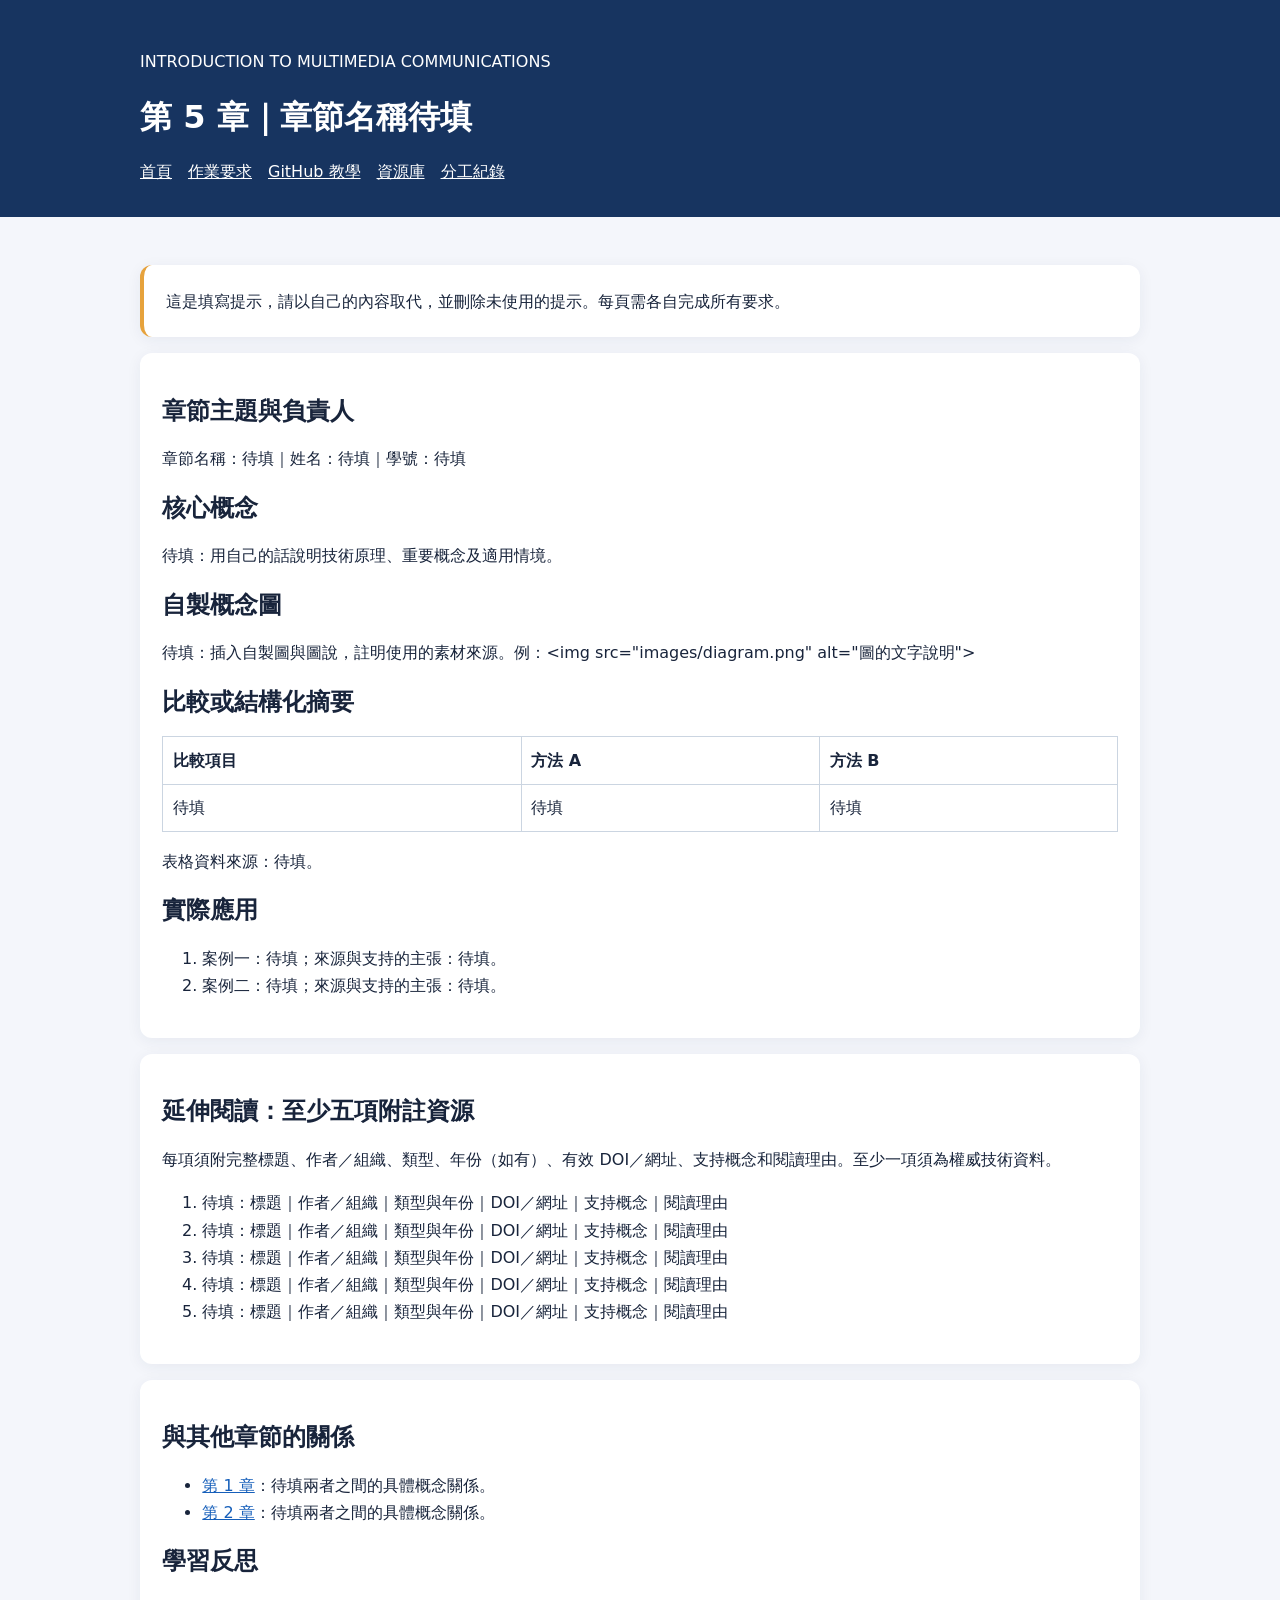
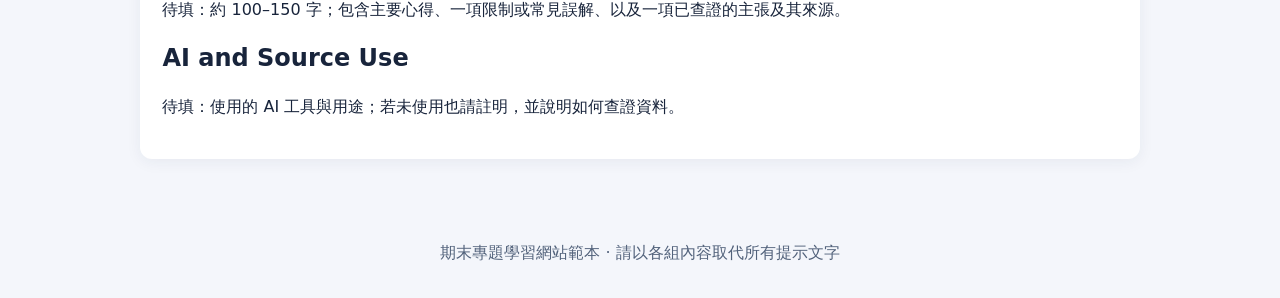
<file: section-5.html>
<!doctype html><html lang="zh-Hant"><head><meta charset="utf-8"><meta name="viewport" content="width=device-width,initial-scale=1"><title>第 5 章｜章節名稱待填｜多媒體學習站</title><link rel="stylesheet" href="style.css"></head><body><header><p>INTRODUCTION TO MULTIMEDIA COMMUNICATIONS</p><h1>第 5 章｜章節名稱待填</h1><nav><a href="index.html">首頁</a><a href="requirements.html">作業要求</a><a href="github-guide.html">GitHub 教學</a><a href="resources.html">資源庫</a><a href="contributions.html">分工紀錄</a></nav></header><main><section class="notice">這是填寫提示，請以自己的內容取代，並刪除未使用的提示。每頁需各自完成所有要求。</section><section><h2>章節主題與負責人</h2><p>章節名稱：待填｜姓名：待填｜學號：待填</p><h2>核心概念</h2><p>待填：用自己的話說明技術原理、重要概念及適用情境。</p><h2>自製概念圖</h2><p>待填：插入自製圖與圖說，註明使用的素材來源。例：&lt;img src="images/diagram.png" alt="圖的文字說明"&gt;</p><h2>比較或結構化摘要</h2><table><tr><th>比較項目</th><th>方法 A</th><th>方法 B</th></tr><tr><td>待填</td><td>待填</td><td>待填</td></tr></table><p>表格資料來源：待填。</p><h2>實際應用</h2><ol><li>案例一：待填；來源與支持的主張：待填。</li><li>案例二：待填；來源與支持的主張：待填。</li></ol></section><section><h2>延伸閱讀：至少五項附註資源</h2><p>每項須附完整標題、作者／組織、類型、年份（如有）、有效 DOI／網址、支持概念和閱讀理由。至少一項須為權威技術資料。</p><ol><li>待填：標題｜作者／組織｜類型與年份｜DOI／網址｜支持概念｜閱讀理由</li><li>待填：標題｜作者／組織｜類型與年份｜DOI／網址｜支持概念｜閱讀理由</li><li>待填：標題｜作者／組織｜類型與年份｜DOI／網址｜支持概念｜閱讀理由</li><li>待填：標題｜作者／組織｜類型與年份｜DOI／網址｜支持概念｜閱讀理由</li><li>待填：標題｜作者／組織｜類型與年份｜DOI／網址｜支持概念｜閱讀理由</li></ol></section><section><h2>與其他章節的關係</h2><ul><li><a href="section-1.html">第 1 章</a>：待填兩者之間的具體概念關係。</li><li><a href="section-2.html">第 2 章</a>：待填兩者之間的具體概念關係。</li></ul><h2>學習反思</h2><p>待填：約 100–150 字；包含主要心得、一項限制或常見誤解、以及一項已查證的主張及其來源。</p><h2>AI and Source Use</h2><p>待填：使用的 AI 工具與用途；若未使用也請註明，並說明如何查證資料。</p></section></main><footer>期末專題學習網站範本 · 請以各組內容取代所有提示文字</footer></body></html>
</file>
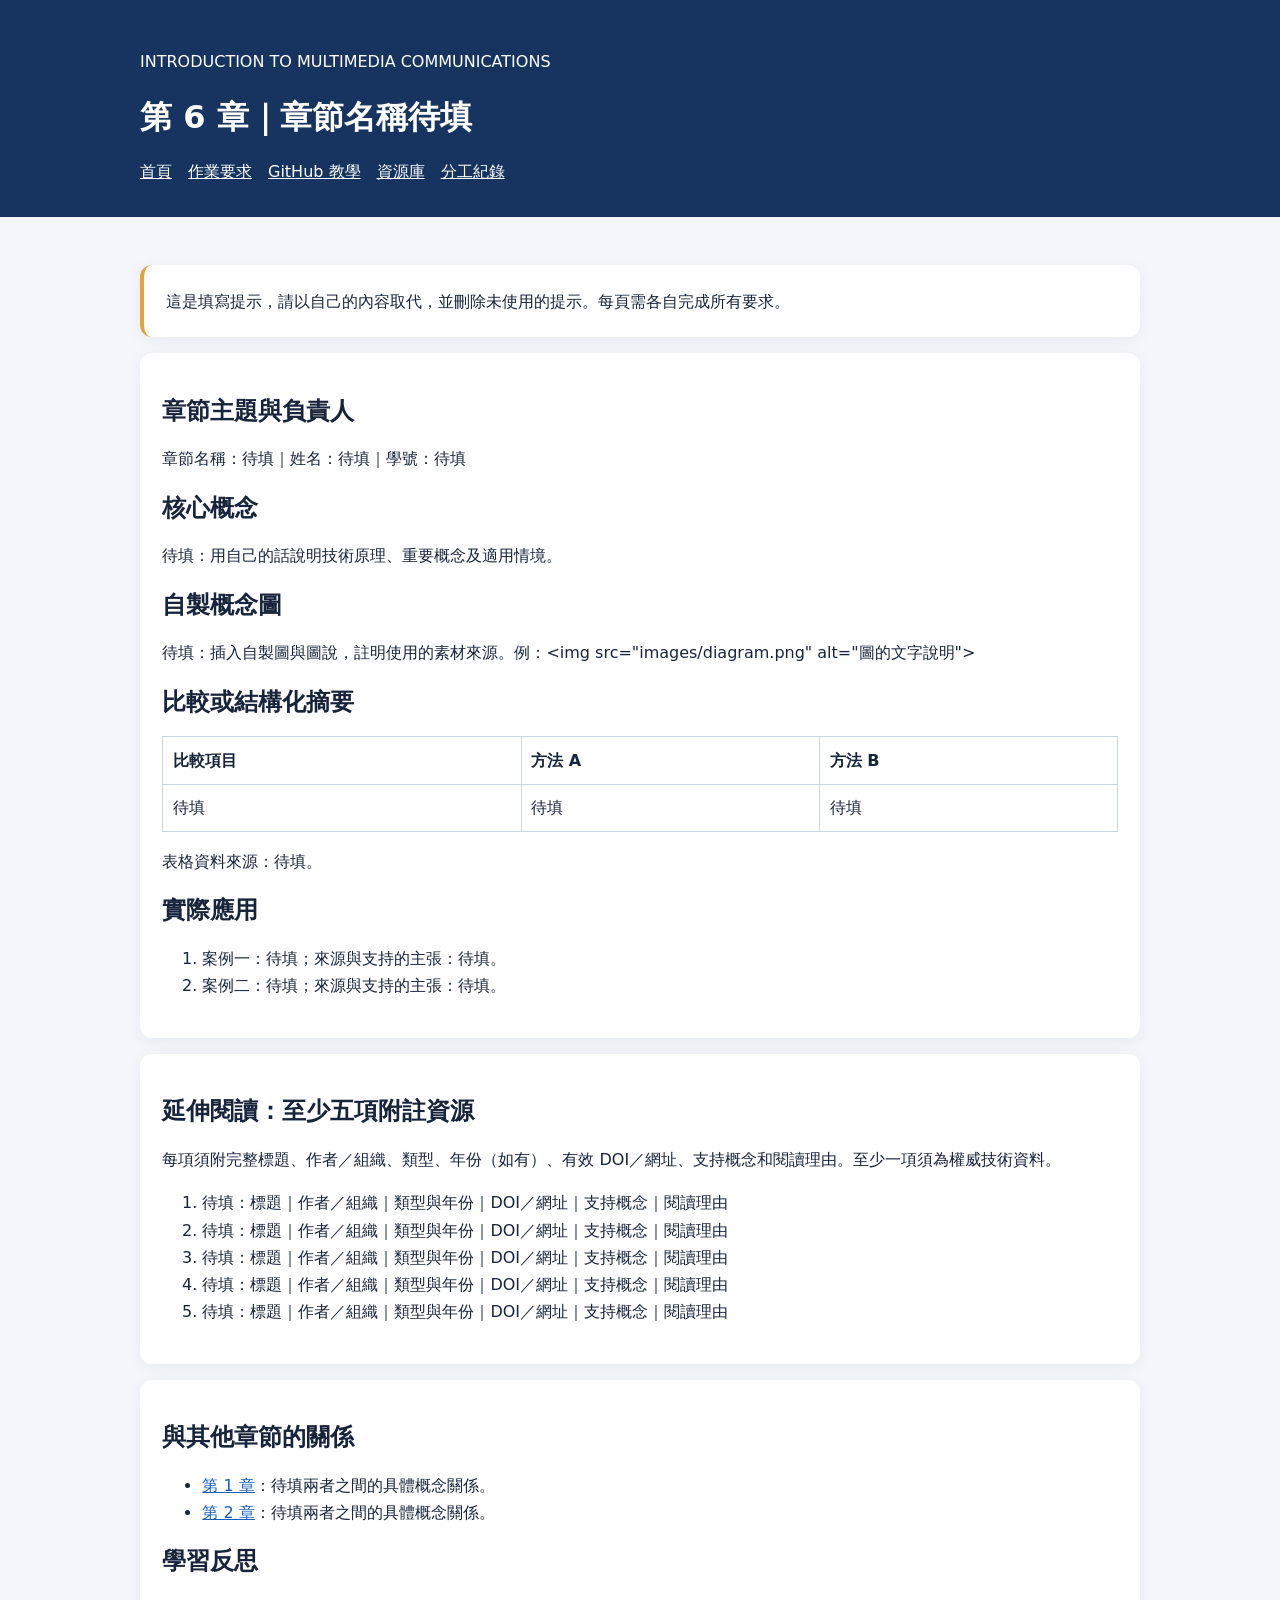
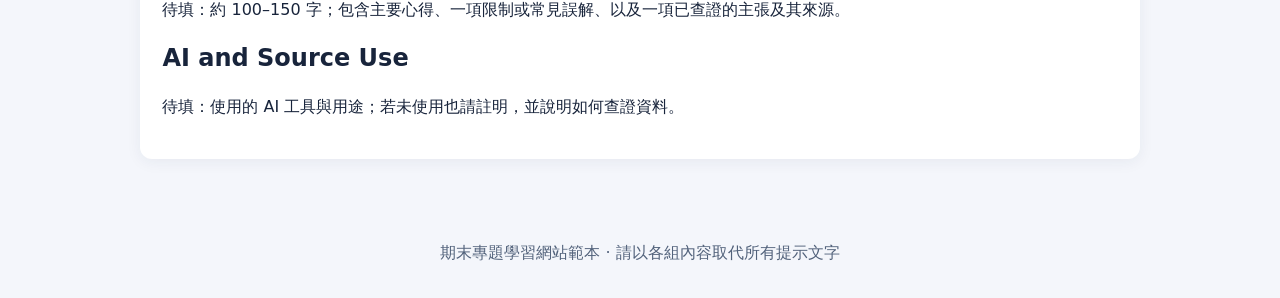
<file: section-6.html>
<!doctype html><html lang="zh-Hant"><head><meta charset="utf-8"><meta name="viewport" content="width=device-width,initial-scale=1"><title>第 6 章｜章節名稱待填｜多媒體學習站</title><link rel="stylesheet" href="style.css"></head><body><header><p>INTRODUCTION TO MULTIMEDIA COMMUNICATIONS</p><h1>第 6 章｜章節名稱待填</h1><nav><a href="index.html">首頁</a><a href="requirements.html">作業要求</a><a href="github-guide.html">GitHub 教學</a><a href="resources.html">資源庫</a><a href="contributions.html">分工紀錄</a></nav></header><main><section class="notice">這是填寫提示，請以自己的內容取代，並刪除未使用的提示。每頁需各自完成所有要求。</section><section><h2>章節主題與負責人</h2><p>章節名稱：待填｜姓名：待填｜學號：待填</p><h2>核心概念</h2><p>待填：用自己的話說明技術原理、重要概念及適用情境。</p><h2>自製概念圖</h2><p>待填：插入自製圖與圖說，註明使用的素材來源。例：&lt;img src="images/diagram.png" alt="圖的文字說明"&gt;</p><h2>比較或結構化摘要</h2><table><tr><th>比較項目</th><th>方法 A</th><th>方法 B</th></tr><tr><td>待填</td><td>待填</td><td>待填</td></tr></table><p>表格資料來源：待填。</p><h2>實際應用</h2><ol><li>案例一：待填；來源與支持的主張：待填。</li><li>案例二：待填；來源與支持的主張：待填。</li></ol></section><section><h2>延伸閱讀：至少五項附註資源</h2><p>每項須附完整標題、作者／組織、類型、年份（如有）、有效 DOI／網址、支持概念和閱讀理由。至少一項須為權威技術資料。</p><ol><li>待填：標題｜作者／組織｜類型與年份｜DOI／網址｜支持概念｜閱讀理由</li><li>待填：標題｜作者／組織｜類型與年份｜DOI／網址｜支持概念｜閱讀理由</li><li>待填：標題｜作者／組織｜類型與年份｜DOI／網址｜支持概念｜閱讀理由</li><li>待填：標題｜作者／組織｜類型與年份｜DOI／網址｜支持概念｜閱讀理由</li><li>待填：標題｜作者／組織｜類型與年份｜DOI／網址｜支持概念｜閱讀理由</li></ol></section><section><h2>與其他章節的關係</h2><ul><li><a href="section-1.html">第 1 章</a>：待填兩者之間的具體概念關係。</li><li><a href="section-2.html">第 2 章</a>：待填兩者之間的具體概念關係。</li></ul><h2>學習反思</h2><p>待填：約 100–150 字；包含主要心得、一項限制或常見誤解、以及一項已查證的主張及其來源。</p><h2>AI and Source Use</h2><p>待填：使用的 AI 工具與用途；若未使用也請註明，並說明如何查證資料。</p></section></main><footer>期末專題學習網站範本 · 請以各組內容取代所有提示文字</footer></body></html>
</file>
<file: style.css>
body{margin:0;background:#f4f6fb;color:#18243b;font:16px/1.7 system-ui,sans-serif}header{background:#173460;color:white;padding:2rem max(5%,calc((100% - 1000px)/2))}header a{color:#fff}nav{display:flex;gap:1rem;flex-wrap:wrap}main{max-width:1000px;margin:auto;padding:2rem 5%}section,.card{background:white;border-radius:12px;padding:1.4rem;margin:1rem 0;box-shadow:0 3px 15px #192b4810}a{color:#165fba}h1,h2,h3{line-height:1.25}table{border-collapse:collapse;width:100%}td,th{border:1px solid #cbd5e1;padding:.6rem;text-align:left}code{background:#e9eef7;padding:.1rem .3rem}footer{padding:2rem;text-align:center;color:#52627b}.tag{color:#536787}.notice{border-left:4px solid #e6a23c}
</file>
